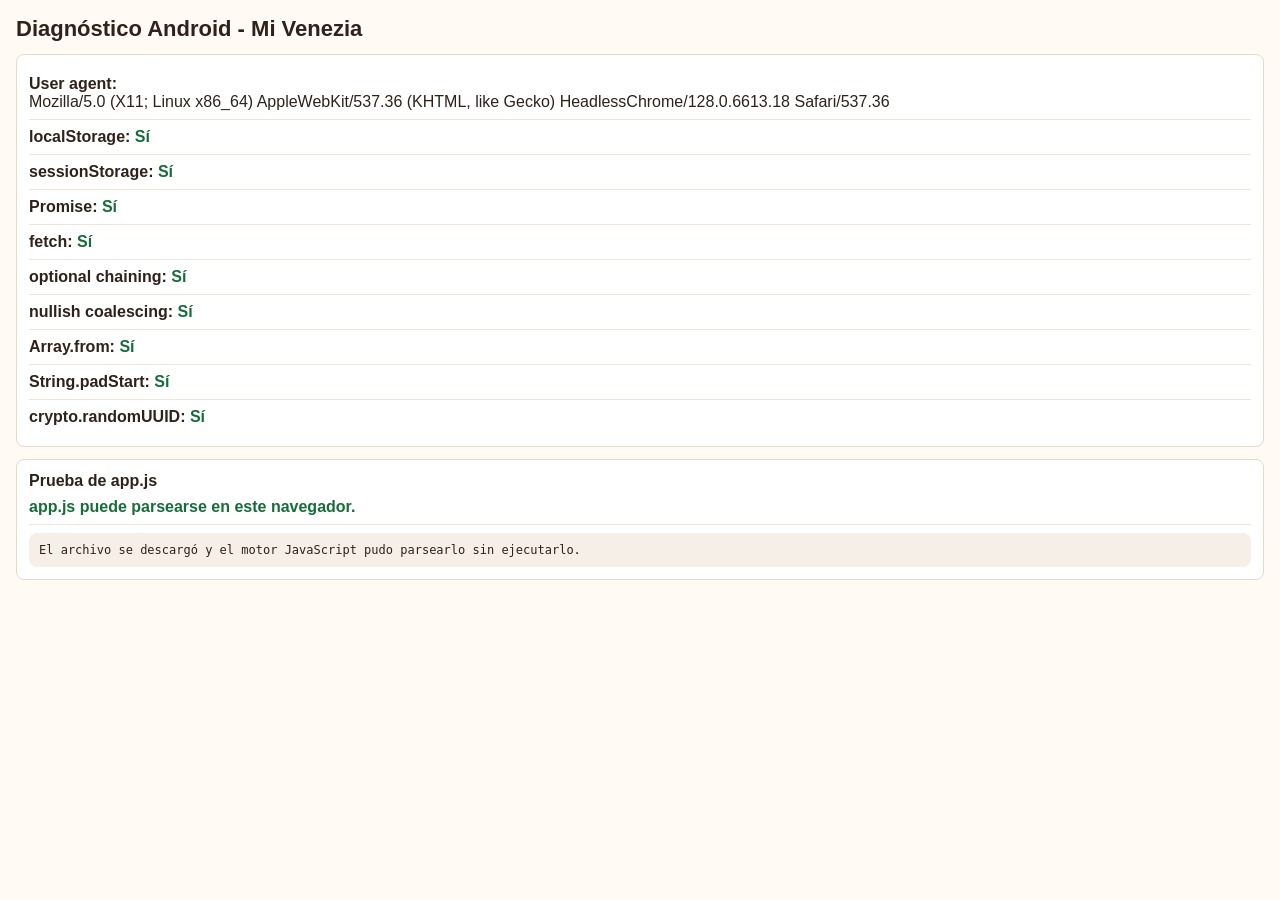
<file: android-diagnostic.html>
<!doctype html>
<html lang="es">
  <head>
    <meta charset="UTF-8" />
    <meta name="viewport" content="width=device-width, initial-scale=1.0" />
    <title>Diagnóstico Android - Mi Venezia</title>
    <style>
      body {
        margin: 0;
        padding: 16px;
        font-family: Arial, sans-serif;
        color: #2f211b;
        background: #fffaf3;
      }

      h1 {
        margin: 0 0 12px;
        font-size: 22px;
      }

      .card {
        margin: 0 0 12px;
        padding: 12px;
        border: 1px solid #ead9c7;
        border-radius: 8px;
        background: #ffffff;
      }

      .row {
        padding: 8px 0;
        border-bottom: 1px solid #f0e5da;
        word-break: break-word;
      }

      .row:last-child {
        border-bottom: 0;
      }

      .ok {
        color: #176c3a;
        font-weight: bold;
      }

      .bad {
        color: #a13a28;
        font-weight: bold;
      }

      .pending {
        color: #805b20;
        font-weight: bold;
      }

      pre {
        white-space: pre-wrap;
        word-break: break-word;
        margin: 8px 0 0;
        padding: 10px;
        border-radius: 8px;
        background: #f6efe7;
        font-size: 12px;
      }
    </style>
  </head>
  <body>
    <h1>Diagnóstico Android - Mi Venezia</h1>
    <div class="card" id="diagnosticResults"></div>
    <div class="card">
      <strong>Prueba de app.js</strong>
      <div id="appJsStatus" class="row"><span class="pending">Probando...</span></div>
      <pre id="appJsDetails"></pre>
    </div>

    <script>
      (function () {
        var results = document.getElementById("diagnosticResults");
        var appJsStatus = document.getElementById("appJsStatus");
        var appJsDetails = document.getElementById("appJsDetails");

        function escapeText(value) {
          return String(value == null ? "" : value).replace(/[&<>"']/g, function (character) {
            return {
              "&": "&amp;",
              "<": "&lt;",
              ">": "&gt;",
              '"': "&quot;",
              "'": "&#39;"
            }[character];
          });
        }

        function yesNo(value) {
          return value ? '<span class="ok">Sí</span>' : '<span class="bad">No</span>';
        }

        function testStorage(name) {
          try {
            var storage = window[name];
            var key = "__venezia_android_diag__";
            if (!storage) {
              return false;
            }
            storage.setItem(key, "1");
            storage.removeItem(key);
            return true;
          } catch (error) {
            return false;
          }
        }

        function testOptionalChainingSyntax() {
          try {
            new Function("var item = { value: 1 }; return item?.value;");
            return true;
          } catch (error) {
            return false;
          }
        }

        function testNullishSyntax() {
          try {
            new Function("var item = null; return item ?? 1;");
            return true;
          } catch (error) {
            return false;
          }
        }

        function renderBaseResults() {
          var html = "";
          html += '<div class="row"><strong>User agent:</strong><br>' + escapeText(navigator.userAgent) + "</div>";
          html += '<div class="row"><strong>localStorage:</strong> ' + yesNo(testStorage("localStorage")) + "</div>";
          html += '<div class="row"><strong>sessionStorage:</strong> ' + yesNo(testStorage("sessionStorage")) + "</div>";
          html += '<div class="row"><strong>Promise:</strong> ' + yesNo(typeof window.Promise === "function") + "</div>";
          html += '<div class="row"><strong>fetch:</strong> ' + yesNo(typeof window.fetch === "function") + "</div>";
          html += '<div class="row"><strong>optional chaining:</strong> ' + yesNo(testOptionalChainingSyntax()) + "</div>";
          html += '<div class="row"><strong>nullish coalescing:</strong> ' + yesNo(testNullishSyntax()) + "</div>";
          html += '<div class="row"><strong>Array.from:</strong> ' + yesNo(typeof Array.from === "function") + "</div>";
          html += '<div class="row"><strong>String.padStart:</strong> ' + yesNo(typeof String.prototype.padStart === "function") + "</div>";
          html += '<div class="row"><strong>crypto.randomUUID:</strong> ' + yesNo(!!(window.crypto && typeof window.crypto.randomUUID === "function")) + "</div>";
          results.innerHTML = html;
        }

        function setAppJsResult(ok, message, details) {
          appJsStatus.innerHTML = ok
            ? '<span class="ok">app.js puede parsearse en este navegador.</span>'
            : '<span class="bad">' + escapeText(message) + "</span>";
          appJsDetails.textContent = details || "";
        }

        function testAppJsSource(source) {
          try {
            new Function(source);
            setAppJsResult(true, "", "El archivo se descargó y el motor JavaScript pudo parsearlo sin ejecutarlo.");
          } catch (error) {
            setAppJsResult(false, "app.js no puede parsearse en este navegador.", String(error && (error.stack || error.message) || error));
          }
        }

        function loadAppJsForParseTest() {
          var xhr;
          try {
            xhr = new XMLHttpRequest();
          } catch (error) {
            setAppJsResult(false, "Este navegador no soporta XMLHttpRequest.", String(error && error.message || error));
            return;
          }

          xhr.onreadystatechange = function () {
            if (xhr.readyState !== 4) {
              return;
            }

            if ((xhr.status >= 200 && xhr.status < 300) || xhr.status === 0) {
              testAppJsSource(xhr.responseText || "");
            } else {
              setAppJsResult(false, "No se pudo descargar app.js.", "HTTP status: " + xhr.status);
            }
          };

          try {
            xhr.open("GET", "app.js?v=android-diagnostic-" + new Date().getTime(), true);
            xhr.send(null);
          } catch (error) {
            setAppJsResult(false, "No se pudo iniciar la prueba de app.js.", String(error && error.message || error));
          }
        }

        renderBaseResults();
        loadAppJsForParseTest();
      })();
    </script>
  </body>
</html>
</file>
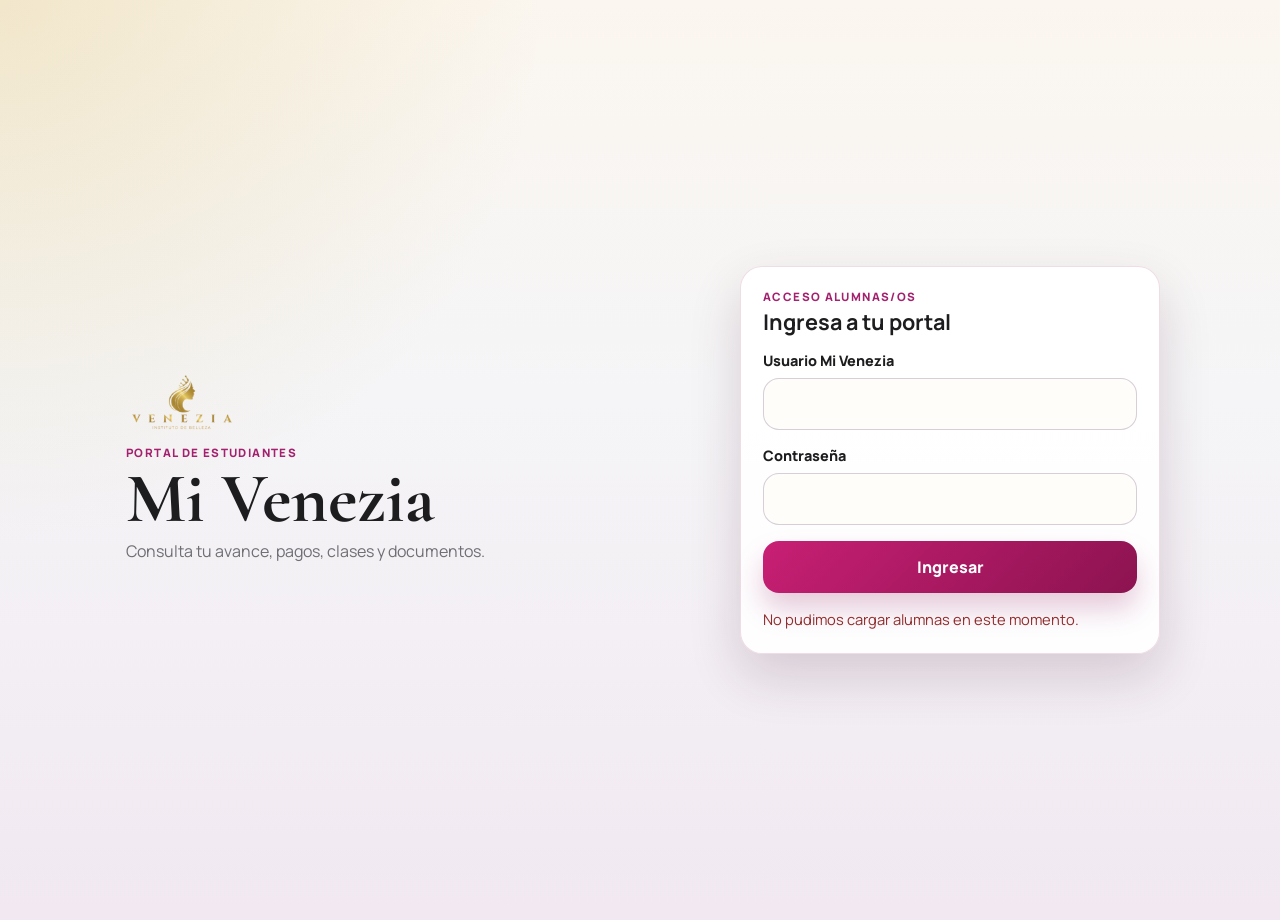
<file: mi-venezia-v2.html>
<!DOCTYPE html>
<html lang="es">
  <head>
    <meta charset="UTF-8" />
    <meta name="viewport" content="width=device-width, initial-scale=1.0, viewport-fit=cover" />
    <title>Mi Venezia | Portal de estudiantes</title>
    <link rel="preconnect" href="https://fonts.googleapis.com" />
    <link rel="preconnect" href="https://fonts.gstatic.com" crossorigin />
    <link
      href="https://fonts.googleapis.com/css2?family=Cormorant+Garamond:wght@600;700&family=Manrope:wght@400;500;600;700;800&display=swap"
      rel="stylesheet"
    />
    <link rel="stylesheet" href="mi-venezia-v2.css?v=20261111-mi-venezia-inicio-limpio" />
  </head>
  <body>
    <div class="mv2-app" id="mv2App">
      <section class="mv2-login-view" id="loginView" aria-label="Acceso Mi Venezia">
        <div class="mv2-login-brand">
          <img src="/images/logo-principal-sinfondo.png" alt="Instituto Venezia" class="mv2-logo" />
          <p>Portal de estudiantes</p>
          <h1>Mi Venezia</h1>
          <span>Consulta tu avance, pagos, clases y documentos.</span>
        </div>

        <form class="mv2-login-card" id="loginForm" novalidate>
          <div class="mv2-card-heading">
            <p>Acceso alumnas/os</p>
            <h2>Ingresa a tu portal</h2>
          </div>

          <label class="mv2-field">
            <span>Usuario Mi Venezia</span>
            <input id="loginUser" name="usuario" type="text" autocomplete="username" inputmode="text" required />
          </label>

          <label class="mv2-field">
            <span>Contraseña</span>
            <input id="loginPassword" name="password" type="password" autocomplete="current-password" required />
          </label>

          <button class="mv2-primary-btn" id="loginButton" type="submit">Ingresar</button>
          <p class="mv2-feedback" id="loginFeedback" role="status" aria-live="polite">Preparando acceso seguro...</p>

          <div class="mv2-error-box" id="runtimeErrorBox" role="alert" hidden></div>
        </form>
      </section>

      <section class="mv2-login-view" id="courseSelectView" hidden aria-label="Selecciona tu curso">
        <div class="mv2-login-brand">
          <img src="/images/logo-principal-sinfondo.png" alt="Instituto Venezia" class="mv2-logo" />
          <p>Llevas más de un curso</p>
          <h1>Elige tu curso</h1>
          <span>Selecciona el curso que quieres consultar en este momento.</span>
        </div>

        <div class="mv2-login-card">
          <div class="mv2-card-heading">
            <p>Acceso alumnas/os</p>
            <h2>¿A cuál portal quieres entrar?</h2>
          </div>

          <div class="mv2-course-select-list" id="courseSelectList"></div>

          <button class="mv2-ghost-btn" id="courseSelectBackButton" type="button">Usar otro usuario</button>
        </div>
      </section>

      <section class="mv2-dashboard-view" id="dashboardView" hidden aria-label="Mi Venezia">
        <header class="mv2-dashboard-header">
          <p class="mv2-eyebrow mv2-brand-title">Mi Venezia</p>
          <button class="mv2-ghost-btn" id="logoutButton" type="button">Salir</button>
        </header>

        <!-- Tarjeta de la alumna: siempre visible, en la entrada y en cada sección (CEO, 11/nov/2026). -->
        <section class="mv2-hero-card" id="heroSummary" aria-live="polite">
          <div class="mv2-hero-copy">
            <p id="heroGreeting">Hola</p>
            <h2 id="heroWelcome">Bienvenida a Mi Venezia</h2>
            <span id="heroDetails">Estamos preparando tu información.</span>
            <span class="mv2-hero-start" id="heroStartDate" hidden></span>
            <span class="mv2-hero-notice" id="heroNotice" hidden></span>
          </div>
          <span class="mv2-hero-status is-active" id="heroStatus">Estado: Activa</span>
        </section>

        <!-- Pantalla de entrada: recordatorio de pago, bono y menú. Se esconde al abrir una sección. -->
        <section class="mv2-home" id="homeView">
          <section class="mv2-payment-reminder-slot" id="paymentReminder" aria-live="polite" hidden></section>
          <section class="mv2-referral-slot" id="referralCard" aria-live="polite" hidden></section>
          <nav class="mv2-home-menu" id="tabsNav" aria-label="Secciones de Mi Venezia">
            <button class="mv2-menu-btn" type="button" data-tab="pagos"><strong>Pagos</strong><span>Calendario de pagos</span></button>
            <button class="mv2-menu-btn" type="button" data-tab="asistencias"><strong>Clases</strong><span>Línea de tiempo</span></button>
            <button class="mv2-menu-btn" type="button" data-tab="documentos"><strong>Documentos</strong><span>Tu expediente</span></button>
            <button class="mv2-menu-btn" type="button" data-tab="material"><strong>Lista de material</strong><span>Higiene y uso personal</span></button>
          </nav>
        </section>

        <main class="mv2-panels" id="panelsView" hidden>
          <button class="mv2-back-btn" type="button" data-home-action="back">&larr; Volver al inicio</button>
          <section class="mv2-panel" data-panel="pagos" id="panelPagos"></section>
          <section class="mv2-panel" data-panel="asistencias" id="panelAsistencias"></section>
          <section class="mv2-panel" data-panel="documentos" id="panelDocumentos"></section>
          <section class="mv2-panel" data-panel="material" id="panelMaterial"></section>
        </main>
      </section>

      <aside class="mv2-debug-panel" id="debugPanel" hidden>
        <strong>Debug Mi Venezia V2</strong>
        <pre id="debugLog">Iniciando debug...</pre>
      </aside>
    </div>

    <noscript>
      <div class="mv2-noscript">
        Mi Venezia necesita JavaScript para validar tu acceso. Intenta abrirlo en Chrome, Safari o el navegador principal de tu celular.
      </div>
    </noscript>

    <script src="mi-venezia-v2.js?v=20261124-documentos-finales"></script>
  </body>
</html>
</file>
<file: mi-venezia-v2.css>
:root {
  --mv2-bg: #f5f5f7;
  --mv2-bg-soft: #fffaf4;
  --mv2-ink: #1d1d1f;
  --mv2-muted: #6e6e73;
  /* Paleta por default (alumnas): gris/fucsia/rosita. Alumnos (mv2-theme-hombre,
     aplicado por JS según el género del expediente) restauran el verde/dorado original. */
  --mv2-purple: #c81f74;
  --mv2-purple-soft: #8c1350;
  --mv2-gold: #f0a0c4;
  --mv2-gold-soft: #fdeef4;
  --mv2-accent-soft: #fbe4ef;
  --mv2-card: #ffffff;
  --mv2-border: rgba(140, 19, 80, 0.14);
  --mv2-shadow: 0 22px 52px rgba(60, 10, 40, 0.16);
  --mv2-radius: 22px;
  --mv2-hero-grad: linear-gradient(135deg, rgba(200, 31, 116, 0.96) 0%, rgba(140, 19, 80, 0.94) 58%, rgba(240, 160, 196, 0.88) 100%);
  /* Recomendación ($200): color anterior (morado/dorado), fijo a propósito y a petición
     de Ismael — no sigue la paleta fucsia/rosita del resto del portal porque se veía
     demasiado saturado de rosa. Coincide con el valor que ya usa mv2-theme-hombre. */
  --mv2-referral-grad: linear-gradient(135deg, rgba(75, 37, 95, 0.92) 0%, rgba(160, 42, 119, 0.86) 48%, rgba(201, 162, 39, 0.9) 100%);
  --mv2-referral-grad-discreet: linear-gradient(135deg, rgba(75, 37, 95, 0.84) 0%, rgba(108, 55, 121, 0.78) 55%, rgba(201, 162, 39, 0.72) 100%);
  --mv2-referral-shadow: 0 24px 58px rgba(75, 37, 95, 0.22);
  --mv2-focus-ring: rgba(200, 31, 116, 0.16);
  --mv2-label-accent: #a3216e;
  --mv2-btn-shadow: rgba(140, 19, 80, 0.22);
  /* Texto de encabezados/valores: ink neutro en alumnas; en alumnos (abajo) se
     restaura exactamente el verde de marca que usaban antes estos mismos textos. */
  --mv2-heading-text: #1d1d1f;
  --mv2-tab-text: #6e6e73;
}

/* Alumnos: restaura el diseño verde/dorado original. La clase la agrega
   mi-venezia-v2.js (applyGenderTheme) cuando el expediente tiene Género = Hombre. */
body.mv2-theme-hombre {
  --mv2-bg: #f7f1ea;
  --mv2-ink: #261a2f;
  --mv2-muted: #776a7f;
  --mv2-purple: #163c3a;
  --mv2-purple-soft: #0d2624;
  --mv2-gold: #c9a227;
  --mv2-gold-soft: #f5e6b7;
  --mv2-accent-soft: #f4ecdf;
  --mv2-border: rgba(16, 60, 58, 0.16);
  --mv2-shadow: 0 22px 52px rgba(10, 40, 38, 0.16);
  --mv2-hero-grad: linear-gradient(135deg, rgba(75, 37, 95, 0.96) 0%, rgba(48, 23, 63, 0.94) 58%, rgba(201, 162, 39, 0.88) 100%);
  --mv2-referral-grad: linear-gradient(135deg, rgba(75, 37, 95, 0.92) 0%, rgba(160, 42, 119, 0.86) 48%, rgba(201, 162, 39, 0.9) 100%);
  --mv2-referral-grad-discreet: linear-gradient(135deg, rgba(75, 37, 95, 0.84) 0%, rgba(108, 55, 121, 0.78) 55%, rgba(201, 162, 39, 0.72) 100%);
  --mv2-referral-shadow: 0 24px 58px rgba(75, 37, 95, 0.22);
  --mv2-focus-ring: rgba(201, 162, 39, 0.16);
  --mv2-label-accent: #c9a227;
  --mv2-btn-shadow: rgba(75, 37, 95, 0.22);
  --mv2-heading-text: #163c3a;
  --mv2-tab-text: #163c3a;
}

* {
  box-sizing: border-box;
}

html,
body {
  min-height: 100%;
  margin: 0;
}

body {
  background:
    radial-gradient(circle at top left, rgba(201, 162, 39, 0.18), transparent 34rem),
    linear-gradient(180deg, #fbf6ef 0%, var(--mv2-bg) 42%, #f1e8f1 100%);
  color: var(--mv2-ink);
  font-family: "Manrope", Arial, sans-serif;
  font-size: 16px;
  letter-spacing: 0;
}

button,
input {
  font: inherit;
}

button {
  -webkit-tap-highlight-color: transparent;
}

.mv2-app {
  width: 100%;
  min-height: 100vh;
  padding: 18px;
}

.mv2-login-view {
  min-height: calc(100vh - 36px);
  display: grid;
  align-content: center;
  gap: 18px;
  max-width: 560px;
  margin: 0 auto;
}

.mv2-login-brand {
  padding: 18px 6px 4px;
}

.mv2-logo {
  display: block;
  width: 112px;
  max-width: 42vw;
  height: auto;
  margin-bottom: 10px;
}

.mv2-login-brand p,
.mv2-eyebrow,
.mv2-card-heading p {
  margin: 0 0 6px;
  color: var(--mv2-label-accent);
  font-size: 0.72rem;
  font-weight: 800;
  letter-spacing: 0.12em;
  text-transform: uppercase;
}

.mv2-login-brand h1,
.mv2-dashboard-header h1 {
  margin: 0;
  font-family: "Cormorant Garamond", Georgia, serif;
  font-size: clamp(2.35rem, 11vw, 4.4rem);
  line-height: 0.95;
  color: var(--mv2-heading-text);
}

.mv2-login-brand span,
.mv2-dashboard-header span,
.mv2-hero-copy span {
  display: block;
  margin-top: 8px;
  color: var(--mv2-muted);
  line-height: 1.45;
}

.mv2-login-card,
.mv2-hero-card,
.mv2-panel,
.mv2-stat-card,
.mv2-debug-panel {
  border: 1px solid var(--mv2-border);
  background: rgba(255, 255, 255, 0.92);
  box-shadow: var(--mv2-shadow);
}

.mv2-login-card {
  display: grid;
  gap: 16px;
  padding: 22px;
  border-radius: var(--mv2-radius);
}

.mv2-card-heading h2,
.mv2-panel h2 {
  margin: 0;
  color: var(--mv2-heading-text);
  font-size: 1.35rem;
  line-height: 1.15;
}

.mv2-field {
  display: grid;
  gap: 8px;
}

.mv2-field span {
  color: var(--mv2-ink);
  font-size: 0.9rem;
  font-weight: 800;
}

.mv2-field input {
  width: 100%;
  min-height: 52px;
  border: 1px solid rgba(75, 37, 95, 0.22);
  border-radius: 16px;
  background: #fffdfa;
  color: var(--mv2-ink);
  padding: 0 14px;
  outline: none;
}

.mv2-field input:focus {
  border-color: var(--mv2-purple);
  box-shadow: 0 0 0 4px var(--mv2-focus-ring);
}

.mv2-primary-btn,
.mv2-ghost-btn,
.mv2-whatsapp-btn {
  min-height: 52px;
  border: 0;
  border-radius: 16px;
  cursor: pointer;
  font-weight: 900;
  text-decoration: none;
}

.mv2-primary-btn,
.mv2-whatsapp-btn {
  display: inline-flex;
  align-items: center;
  justify-content: center;
  width: 100%;
  background: linear-gradient(135deg, var(--mv2-purple) 0%, var(--mv2-purple-soft) 100%);
  color: #fff;
  box-shadow: 0 16px 28px var(--mv2-btn-shadow);
}

.mv2-primary-btn:disabled {
  cursor: wait;
  opacity: 0.72;
}

.mv2-ghost-btn {
  padding: 0 16px;
  border: 1px solid rgba(75, 37, 95, 0.18);
  background: #fffaf4;
  color: var(--mv2-heading-text);
}

.mv2-feedback {
  min-height: 22px;
  margin: 0;
  color: var(--mv2-muted);
  font-size: 0.92rem;
  line-height: 1.4;
}

.mv2-feedback[data-tone="error"],
.mv2-error-box {
  color: #8f2d2d;
}

.mv2-error-box,
.mv2-noscript {
  border: 1px solid rgba(143, 45, 45, 0.22);
  border-radius: 16px;
  background: #fff4f1;
  padding: 12px;
  line-height: 1.45;
}

.mv2-error-box strong,
.mv2-error-box span {
  display: block;
}

.mv2-error-box span {
  margin-top: 4px;
}

.mv2-dashboard-view {
  display: block;
  max-width: 1120px;
  margin: 0 auto;
  padding-bottom: 36px;
}

.mv2-dashboard-view[hidden],
.mv2-login-view[hidden] {
  display: none;
}

.mv2-dashboard-header {
  display: flex;
  align-items: flex-start;
  justify-content: space-between;
  gap: 14px;
  padding: 12px 0 18px;
}

.mv2-dashboard-header h1 {
  font-size: clamp(2rem, 8vw, 3.6rem);
}

.mv2-hero-card {
  display: grid;
  gap: 16px;
  padding: 20px;
  border-radius: 26px;
  background: var(--mv2-hero-grad);
  color: #fff;
}

.mv2-hero-copy p {
  margin: 0 0 5px;
  color: var(--mv2-gold-soft);
  font-weight: 800;
}

.mv2-hero-copy h2 {
  margin: 0;
  font-size: clamp(1.7rem, 8vw, 3rem);
  line-height: 1.04;
}

.mv2-hero-copy span {
  color: rgba(255, 255, 255, 0.78);
}

.mv2-doc-badge {
  align-self: start;
  width: 100%;
  border: 1px solid rgba(255, 255, 255, 0.2);
  border-radius: 16px;
  background: rgba(255, 255, 255, 0.12);
  padding: 12px;
  color: #fff;
  font-size: 0.92rem;
  font-weight: 900;
}

.mv2-status-badge {
  display: inline-flex;
  align-items: center;
  justify-content: center;
  border-radius: 999px;
  padding: 9px 12px;
  font-size: 0.82rem;
  font-weight: 900;
  line-height: 1.2;
}

.mv2-doc-badge.mv2-status-badge {
  border-radius: 16px;
  padding: 12px;
}

.mv2-status-active {
  border-color: rgba(21, 128, 61, 0.24);
  background: rgba(220, 252, 231, 0.92);
  color: #14532d;
}

.mv2-status-paused {
  border-color: rgba(201, 162, 39, 0.34);
  background: #fff7d6;
  color: #6f4f00;
}

.mv2-status-withdrawn {
  border-color: rgba(143, 45, 45, 0.22);
  background: #fff4f1;
  color: #8f2d2d;
}

.mv2-status-completed {
  border-color: rgba(75, 37, 95, 0.2);
  background: #f1e7f7;
  color: var(--mv2-purple);
}

.mv2-status-unavailable {
  border-color: rgba(68, 64, 60, 0.22);
  background: #f5f5f4;
  color: #44403c;
}

.mv2-course-select-list {
  display: grid;
  gap: 12px;
}

.mv2-course-option-btn {
  display: grid;
  gap: 6px;
  justify-items: start;
  width: 100%;
  border: 1px solid rgba(75, 37, 95, 0.18);
  border-radius: 16px;
  background: #fffaf4;
  padding: 16px;
  cursor: pointer;
  text-align: left;
}

.mv2-course-option-btn:hover,
.mv2-course-option-btn:focus-visible {
  border-color: var(--mv2-purple);
  box-shadow: 0 0 0 4px var(--mv2-focus-ring);
}

.mv2-course-option-name {
  font-family: "Cormorant Garamond", Georgia, serif;
  font-size: 1.5rem;
  font-weight: 700;
  color: var(--mv2-heading-text);
}

.mv2-course-option-meta {
  color: var(--mv2-muted);
  font-size: 0.9rem;
}

.mv2-status-notice {
  margin: 0 0 14px;
  border: 1px solid rgba(75, 37, 95, 0.14);
  border-radius: 16px;
  padding: 13px;
  font-weight: 800;
  line-height: 1.45;
}

.mv2-late-fee-alert {
  display: grid;
  grid-template-columns: auto minmax(0, 1fr);
  gap: 12px;
  align-items: flex-start;
  margin: 0 0 14px;
  border: 1px solid rgba(185, 28, 28, 0.42);
  border-left: 5px solid #dc2626;
  border-radius: 16px;
  background:
    linear-gradient(135deg, rgba(255, 237, 213, 0.98), rgba(255, 228, 230, 0.94));
  box-shadow: 0 12px 28px rgba(185, 28, 28, 0.16);
  padding: 13px;
}

.mv2-late-fee-alert-icon {
  display: inline-flex;
  align-items: center;
  justify-content: center;
  width: 34px;
  height: 34px;
  border-radius: 999px;
  background: #fee2e2;
  color: #991b1b;
  box-shadow: inset 0 0 0 1px rgba(220, 38, 38, 0.36);
  font-size: 1.02rem;
  line-height: 1;
}

.mv2-late-fee-alert-copy strong {
  display: block;
  color: #7f1d1d;
  font-size: 1rem;
  line-height: 1.25;
}

.mv2-late-fee-alert-copy p {
  margin: 5px 0 0;
  color: #6b2417;
  line-height: 1.45;
}

.mv2-late-fee-alert.is-active {
  border-color: #b91c1c;
  background: linear-gradient(135deg, rgba(254, 202, 202, 0.98), rgba(254, 226, 226, 0.96));
  box-shadow: 0 14px 32px rgba(185, 28, 28, 0.24);
}

.mv2-late-fee-alert.is-active .mv2-late-fee-alert-icon {
  background: #dc2626;
  color: #fff;
  box-shadow: none;
}

.mv2-referral-slot {
  margin: 14px 0;
}

.mv2-referral-card {
  position: relative;
  overflow: hidden;
  display: grid;
  gap: 16px;
  border: 1px solid rgba(255, 255, 255, 0.48);
  border-radius: 24px;
  background: var(--mv2-referral-grad);
  box-shadow: var(--mv2-referral-shadow);
  color: #fff;
  padding: 18px;
}

.mv2-referral-card::before {
  content: "";
  position: absolute;
  inset: 1px;
  border-radius: 23px;
  background: linear-gradient(135deg, rgba(255, 255, 255, 0.24), rgba(255, 255, 255, 0.05));
  pointer-events: none;
}

.mv2-referral-card.is-discreet {
  background: var(--mv2-referral-grad-discreet);
}

.mv2-referral-copy,
.mv2-referral-button {
  position: relative;
  z-index: 1;
}

.mv2-referral-badge {
  display: inline-flex;
  width: fit-content;
  border: 1px solid rgba(255, 255, 255, 0.34);
  border-radius: 999px;
  background: rgba(255, 255, 255, 0.17);
  color: #fff8dc;
  padding: 7px 10px;
  font-size: 0.74rem;
  font-weight: 900;
  text-transform: uppercase;
}

.mv2-referral-card h2 {
  margin: 12px 0 0;
  color: #fff;
  font-size: clamp(1.45rem, 7vw, 2.35rem);
  line-height: 1;
}

.mv2-referral-card p {
  max-width: 720px;
  margin: 10px 0 0;
  color: rgba(255, 255, 255, 0.88);
  font-weight: 700;
  line-height: 1.45;
}

.mv2-referral-steps {
  position: relative;
  z-index: 1;
  max-width: 720px;
  margin: 12px 0 0;
  padding-left: 20px;
  display: grid;
  gap: 6px;
  color: rgba(255, 255, 255, 0.92);
  font-size: 0.86rem;
  font-weight: 600;
  line-height: 1.4;
}

.mv2-referral-steps li::marker {
  color: #fff8dc;
  font-weight: 900;
}

.mv2-referral-card small {
  display: block;
  margin-top: 10px;
  color: rgba(255, 255, 255, 0.72);
  line-height: 1.35;
}

.mv2-referral-button {
  display: inline-flex;
  align-items: center;
  justify-content: center;
  width: 100%;
  min-height: 52px;
  border-radius: 16px;
  background: #fffaf4;
  color: var(--mv2-purple);
  box-shadow: 0 18px 30px rgba(38, 26, 47, 0.22);
  font-weight: 900;
  text-align: center;
  text-decoration: none;
}

.mv2-document-alert,
.mv2-document-summary-card {
  display: grid;
  gap: 12px;
  border: 1px solid rgba(75, 37, 95, 0.12);
  border-radius: 18px;
  padding: 14px;
  margin-bottom: 14px;
  background: #fffdf9;
}

.mv2-document-alert span,
.mv2-document-summary-card span {
  color: var(--mv2-muted);
  font-size: 0.74rem;
  font-weight: 900;
  text-transform: uppercase;
}

.mv2-document-alert strong,
.mv2-document-summary-card strong {
  display: block;
  margin-top: 4px;
  color: var(--mv2-heading-text);
  font-size: 1.05rem;
  line-height: 1.25;
}

.mv2-document-alert p,
.mv2-document-summary-card p,
.mv2-document-download-note {
  margin: 6px 0 0;
  color: var(--mv2-muted);
  line-height: 1.45;
}

.mv2-document-alert.is-pending,
.mv2-document-status-partial,
.mv2-document-status-incomplete {
  border-color: rgba(201, 162, 39, 0.28);
  background: #fff9e7;
}

.mv2-document-alert.is-complete,
.mv2-document-status-complete {
  border-color: rgba(21, 128, 61, 0.18);
  background: #f0fdf4;
}

.mv2-inline-action {
  width: 100%;
  min-height: 44px;
  border: 0;
  border-radius: 14px;
  background: var(--mv2-purple);
  color: #fff;
  cursor: pointer;
  font-weight: 900;
}

.mv2-timeline-summary {
  display: grid;
  grid-template-columns: 1fr;
  gap: 10px;
  margin-bottom: 16px;
}

.mv2-timeline-metric {
  border: 1px solid rgba(75, 37, 95, 0.1);
  border-radius: 17px;
  background:
    linear-gradient(180deg, rgba(255, 253, 249, 0.96), rgba(255, 248, 238, 0.88));
  padding: 13px;
}

.mv2-timeline-metric span,
.mv2-timeline-type {
  display: block;
  color: var(--mv2-muted);
  font-size: 0.74rem;
  font-weight: 900;
  text-transform: uppercase;
}

.mv2-timeline-metric strong {
  display: block;
  margin-top: 6px;
  color: var(--mv2-heading-text);
  font-size: 1.08rem;
  line-height: 1.22;
}

.mv2-timeline-metric small {
  display: block;
  margin-top: 5px;
  color: var(--mv2-muted);
  line-height: 1.35;
}

.mv2-timeline {
  position: relative;
  display: grid;
  gap: 14px;
  margin-top: 10px;
}

.mv2-timeline::before {
  content: "";
  position: absolute;
  top: 16px;
  bottom: 16px;
  left: 13px;
  width: 2px;
  border-radius: 999px;
  background: linear-gradient(180deg, var(--mv2-gold), rgba(75, 37, 95, 0.14));
}

.mv2-timeline-item {
  position: relative;
  display: grid;
  grid-template-columns: 28px minmax(0, 1fr);
  gap: 10px;
}

.mv2-timeline-marker {
  position: relative;
  z-index: 1;
  width: 28px;
  height: 28px;
  border: 3px solid #fff;
  border-radius: 999px;
  background: #d7d3db;
  box-shadow: 0 10px 18px rgba(38, 26, 47, 0.14);
}

.mv2-timeline-card {
  border: 1px solid rgba(75, 37, 95, 0.11);
  border-radius: 18px;
  background: rgba(255, 255, 255, 0.9);
  box-shadow: 0 16px 36px rgba(75, 37, 95, 0.1);
  padding: 14px;
}

.mv2-timeline-card-head {
  display: flex;
  align-items: center;
  justify-content: space-between;
  gap: 8px;
  margin-bottom: 9px;
}

/* Título corto del temario ("qué se ve en esta clase"), chiquito, justo
   debajo del número de clase. Solo título, sin descripción ni mes. */
.mv2-timeline-topic {
  display: block;
  margin: -4px 0 9px;
  color: var(--mv2-muted);
  font-size: 0.82rem;
  font-weight: 600;
  line-height: 1.32;
}

.mv2-timeline-card strong {
  display: block;
  color: var(--mv2-ink);
  font-size: 1.02rem;
  line-height: 1.28;
}

.mv2-timeline-badge {
  flex: 0 0 auto;
  border-radius: 999px;
  background: var(--mv2-accent-soft);
  color: var(--mv2-purple);
  padding: 6px 9px;
  font-size: 0.74rem;
  font-weight: 900;
}

.mv2-timeline-meta {
  display: grid;
  gap: 7px;
  margin-top: 10px;
}

.mv2-timeline-meta small {
  display: flex;
  justify-content: space-between;
  gap: 10px;
  border-top: 1px solid rgba(75, 37, 95, 0.08);
  padding-top: 7px;
  color: var(--mv2-muted);
  line-height: 1.35;
}

.mv2-timeline-meta small span {
  color: var(--mv2-heading-text);
  font-weight: 900;
}

.mv2-timeline-item.is-paid .mv2-timeline-marker,
.mv2-timeline-item.is-attended .mv2-timeline-marker {
  background: linear-gradient(135deg, #15803d, var(--mv2-gold));
}

.mv2-timeline-item.is-paid .mv2-timeline-badge,
.mv2-timeline-item.is-attended .mv2-timeline-badge {
  background: #dcfce7;
  color: #14532d;
}

.mv2-timeline-item.is-pending .mv2-timeline-marker,
.mv2-timeline-item.is-recovery .mv2-timeline-marker {
  /* Morado fijo a propósito: es un color de estado (pendiente/recuperación), no de marca. */
  background: linear-gradient(135deg, #4b255f, #a02a77);
}

.mv2-timeline-item.is-pending .mv2-timeline-badge {
  background: #fff7d6;
  color: #6f4f00;
}

.mv2-timeline-item.is-recovery .mv2-timeline-badge,
.mv2-timeline-item.is-permit .mv2-timeline-badge {
  background: #efe7ff;
  color: #4b255f;
}

.mv2-timeline-item.is-absence .mv2-timeline-marker {
  background: #c24141;
}

.mv2-timeline-item.is-absence .mv2-timeline-badge {
  background: #fff4f1;
  color: #8f2d2d;
}

.mv2-timeline-item.is-na .mv2-timeline-marker,
.mv2-timeline-item.is-unknown .mv2-timeline-marker,
.mv2-timeline-item.is-pending:not(.is-recovery) .mv2-timeline-marker {
  box-shadow: 0 10px 18px rgba(38, 26, 47, 0.1);
}

.mv2-timeline-item.is-na .mv2-timeline-badge,
.mv2-timeline-item.is-unknown .mv2-timeline-badge {
  background: #f5f5f4;
  color: #57534e;
}

/* Clase ya calendarizada (fecha esperada del curso) pero todavía sin asistencia
   marcada: neutro/gris a propósito, sin dar impresión de alerta o falta. */
.mv2-timeline-item.is-scheduled .mv2-timeline-marker {
  background: #d7d3db;
  box-shadow: 0 10px 18px rgba(38, 26, 47, 0.1);
}

.mv2-timeline-item.is-scheduled .mv2-timeline-badge {
  background: #f5f5f4;
  color: #57534e;
}

.mv2-payment-calendar {
  display: grid;
  grid-template-columns: 1fr;
  gap: 10px;
  margin-top: 10px;
}

.mv2-payment-calendar-card {
  border: 1px solid rgba(75, 37, 95, 0.12);
  border-left: 5px solid var(--mv2-purple);
  border-radius: 16px;
  background: #fffdf9;
  box-shadow: 0 12px 28px rgba(75, 37, 95, 0.08);
  padding: 13px;
}

.mv2-payment-calendar-head {
  display: flex;
  align-items: flex-start;
  justify-content: space-between;
  gap: 10px;
}

.mv2-payment-calendar-head strong {
  color: var(--mv2-ink);
  line-height: 1.25;
}

.mv2-payment-calendar-badge {
  flex: 0 0 auto;
  border-radius: 999px;
  background: #fff7d6;
  color: #6f4f00;
  padding: 6px 9px;
  font-size: 0.74rem;
  font-weight: 900;
}

.mv2-payment-calendar-meta {
  display: grid;
  gap: 7px;
  margin-top: 10px;
}

.mv2-payment-calendar-meta small {
  display: flex;
  justify-content: space-between;
  gap: 10px;
  border-top: 1px solid rgba(75, 37, 95, 0.08);
  padding-top: 7px;
  color: var(--mv2-muted);
  line-height: 1.35;
}

.mv2-payment-calendar-meta small span {
  color: var(--mv2-heading-text);
  font-weight: 900;
}

.mv2-payment-calendar-card.is-paid {
  border-left-color: #15803d;
  background: #fbfefc;
}

.mv2-payment-calendar-card.is-paid .mv2-payment-calendar-badge {
  background: #dcfce7;
  color: #14532d;
}

.mv2-payment-calendar-card.is-na {
  border-left-color: #a8a29e;
  background: #fafaf9;
}

.mv2-payment-calendar-card.is-na .mv2-payment-calendar-badge {
  background: #f5f5f4;
  color: #57534e;
}

.mv2-payment-calendar-card.is-partial {
  border-left-color: #b45309;
  background: #fffaf0;
}

.mv2-payment-calendar-card.is-partial .mv2-payment-calendar-badge {
  background: #fef3c7;
  color: #92400e;
}

.mv2-stats-grid {
  display: grid;
  grid-template-columns: repeat(2, minmax(0, 1fr));
  gap: 12px;
  margin: 14px 0;
}

.mv2-stat-card {
  min-height: 108px;
  border-radius: 18px;
  padding: 14px;
}

.mv2-stat-card span {
  display: block;
  color: var(--mv2-muted);
  font-size: 0.76rem;
  font-weight: 900;
  text-transform: uppercase;
}

.mv2-stat-card strong {
  display: block;
  margin-top: 8px;
  color: var(--mv2-heading-text);
  font-size: 1.1rem;
  line-height: 1.2;
}

.mv2-stat-card small {
  display: block;
  margin-top: 5px;
  color: var(--mv2-muted);
  line-height: 1.35;
}

.mv2-tabs {
  display: flex;
  gap: 8px;
  overflow-x: auto;
  padding: 2px 0 12px;
  margin: 2px -2px 0;
  -webkit-overflow-scrolling: touch;
}

.mv2-tab {
  flex: 0 0 auto;
  min-width: 88px;
  min-height: 44px;
  border: 1px solid rgba(75, 37, 95, 0.14);
  border-radius: 999px;
  background: #fffdf9;
  color: var(--mv2-tab-text);
  cursor: pointer;
  font-size: 0.88rem;
  font-weight: 900;
}

.mv2-tab.is-active {
  background: var(--mv2-purple);
  color: #fff;
  border-color: var(--mv2-purple);
}

.mv2-panels {
  display: block;
}

.mv2-panel {
  display: none;
  border-radius: 22px;
  padding: 18px;
}

.mv2-panel.is-active {
  display: block;
}

.mv2-panel-header {
  margin-bottom: 14px;
}

.mv2-panel-header p {
  margin: 8px 0 0;
  color: var(--mv2-muted);
  line-height: 1.45;
}

.mv2-info-grid,
.mv2-list,
.mv2-payment-list,
.mv2-doc-list {
  display: grid;
  gap: 10px;
}

.mv2-info-grid {
  grid-template-columns: 1fr;
}

.mv2-info-item,
.mv2-list-item,
.mv2-payment-item,
.mv2-doc-item,
.mv2-empty {
  border: 1px solid rgba(75, 37, 95, 0.11);
  border-radius: 16px;
  background: #fffdf9;
  padding: 13px;
}

.mv2-info-item span,
.mv2-list-item span,
.mv2-payment-item span,
.mv2-doc-item span {
  display: block;
  color: var(--mv2-muted);
  font-size: 0.78rem;
  font-weight: 900;
  text-transform: uppercase;
}

.mv2-info-item strong,
.mv2-list-item strong,
.mv2-payment-item strong,
.mv2-doc-item strong {
  display: block;
  margin-top: 5px;
  color: var(--mv2-ink);
  line-height: 1.32;
}

.mv2-payment-item small,
.mv2-list-item small,
.mv2-doc-item small,
.mv2-empty {
  display: block;
  margin-top: 6px;
  color: var(--mv2-muted);
  line-height: 1.45;
}

.mv2-pill-row {
  display: flex;
  flex-wrap: wrap;
  gap: 8px;
  margin-top: 12px;
}

.mv2-pill {
  border-radius: 999px;
  background: var(--mv2-accent-soft);
  color: var(--mv2-purple);
  padding: 8px 10px;
  font-size: 0.82rem;
  font-weight: 900;
}

.mv2-official-doc {
  position: relative;
  padding-left: 48px;
}

.mv2-official-doc::before {
  position: absolute;
  left: 14px;
  top: 14px;
  display: inline-flex;
  align-items: center;
  justify-content: center;
  width: 24px;
  height: 24px;
  border-radius: 999px;
  font-size: 0.9rem;
  font-weight: 900;
}

.mv2-official-doc.is-delivered {
  border-color: rgba(21, 128, 61, 0.16);
  background: #f0fdf4;
}

.mv2-official-doc.is-delivered::before {
  content: "✓";
  background: #15803d;
  color: #fff;
}

.mv2-official-doc.is-missing {
  border-color: rgba(201, 162, 39, 0.26);
  background: #fff8df;
}

.mv2-official-doc.is-missing::before {
  content: "!";
  /* Ámbar fijo a propósito: es un color de estado (documento pendiente), no de marca. */
  background: #c9a227;
  color: #3b2f05;
}

.mv2-document-downloads {
  display: grid;
  gap: 10px;
}

.mv2-download-link {
  display: inline-flex;
  align-items: center;
  justify-content: center;
  min-height: 48px;
  border: 1px solid rgba(75, 37, 95, 0.14);
  border-radius: 14px;
  background: #fffdf9;
  color: var(--mv2-purple);
  font-weight: 900;
  text-align: center;
  text-decoration: none;
}

.mv2-section-block {
  margin-top: 16px;
}

.mv2-section-block h3 {
  margin: 0 0 10px;
  color: var(--mv2-purple);
  font-size: 1rem;
}

.mv2-whatsapp-btn {
  margin-top: 12px;
  background: linear-gradient(135deg, #15803d 0%, #0f5f2c 100%);
}

.mv2-debug-panel {
  position: fixed;
  left: 10px;
  right: 10px;
  bottom: 10px;
  z-index: 50;
  max-height: 42vh;
  overflow: auto;
  border-radius: 18px;
  padding: 12px;
}

.mv2-debug-panel strong {
  display: block;
  margin-bottom: 8px;
  color: var(--mv2-purple);
}

.mv2-debug-panel pre {
  margin: 0;
  white-space: pre-wrap;
  color: #3c3042;
  font-size: 12px;
  line-height: 1.4;
}

.mv2-noscript {
  position: fixed;
  left: 16px;
  right: 16px;
  bottom: 16px;
  z-index: 60;
  background: #fff;
}

@media (min-width: 760px) {
  .mv2-app {
    padding: 28px;
  }

  .mv2-login-view {
    grid-template-columns: 1fr 420px;
    align-items: center;
    max-width: 1040px;
  }

  .mv2-login-brand {
    padding-right: 40px;
  }

  .mv2-hero-card {
    grid-template-columns: 1fr auto;
    align-items: end;
  }

  .mv2-doc-badge {
    width: auto;
  }

  .mv2-referral-card {
    grid-template-columns: minmax(0, 1fr) 280px;
    align-items: center;
    padding: 22px;
  }

  .mv2-stats-grid {
    grid-template-columns: repeat(4, minmax(0, 1fr));
  }

  .mv2-info-grid {
    grid-template-columns: repeat(2, minmax(0, 1fr));
  }

  .mv2-document-alert {
    grid-template-columns: 1fr auto;
    align-items: center;
  }

  .mv2-inline-action {
    width: auto;
    padding: 0 18px;
  }

  .mv2-document-downloads {
    grid-template-columns: repeat(2, minmax(0, 1fr));
  }

  .mv2-timeline-summary {
    grid-template-columns: repeat(4, minmax(0, 1fr));
  }

  .mv2-timeline-meta {
    grid-template-columns: repeat(2, minmax(0, 1fr));
  }

  .mv2-payment-calendar {
    grid-template-columns: repeat(2, minmax(0, 1fr));
  }

  .mv2-panel {
    padding: 24px;
  }
}

@media (max-width: 380px) {
  .mv2-app {
    padding: 12px;
  }

  .mv2-login-card,
  .mv2-panel,
  .mv2-hero-card {
    border-radius: 18px;
    padding: 16px;
  }

  .mv2-tab {
    min-width: 78px;
    font-size: 0.8rem;
  }
}

/* ==========================================================================
   Mi Venezia — entrada limpia (CEO, 11/nov/2026)
   Tarjeta de la alumna con estado de color, recordatorio de pago, menú de
   secciones con "Volver al inicio" y lista de material por curso.
   ========================================================================== */

.mv2-dashboard-header {
  align-items: center;
}

.mv2-brand-title {
  margin: 0;
  font-size: 0.95rem;
  letter-spacing: 0.22em;
}

.mv2-hero-copy {
  display: grid;
  gap: 4px;
}

.mv2-hero-copy p#heroGreeting {
  margin: 0;
  font-size: 1.02rem;
  line-height: 1.3;
}

.mv2-hero-copy h2#heroWelcome {
  margin: 0 0 6px;
  font-size: clamp(1.55rem, 7vw, 2.4rem);
  line-height: 1.08;
}

.mv2-hero-copy span#heroDetails {
  color: #fff;
  font-weight: 800;
  font-size: 1rem;
}

.mv2-hero-start {
  color: rgba(255, 255, 255, 0.82);
  font-size: 0.92rem;
  font-weight: 700;
}

.mv2-hero-copy [hidden] {
  display: none !important;
}

.mv2-hero-notice {
  margin-top: 6px;
  border-radius: 14px;
  background: rgba(255, 255, 255, 0.14);
  padding: 10px 12px;
  color: #fff;
  font-size: 0.9rem;
  font-weight: 700;
  line-height: 1.4;
}

.mv2-hero-status {
  justify-self: start;
  align-self: end;
  display: inline-flex;
  align-items: center;
  border-radius: 999px;
  padding: 9px 16px;
  font-size: 0.88rem;
  font-weight: 900;
  line-height: 1.2;
  border: 1px solid transparent;
  box-shadow: 0 8px 18px rgba(0, 0, 0, 0.12);
}

/* Activa: verde */
.mv2-hero-status.is-active {
  background: #dcfce7;
  border-color: #86efac;
  color: #14532d;
}

/* Baja temporal: rojo suave */
.mv2-hero-status.is-paused {
  background: #fde2e2;
  border-color: #f5b5b5;
  color: #9b2c2c;
}

/* Baja definitiva: rojo intenso */
.mv2-hero-status.is-withdrawn {
  background: #e11d48;
  border-color: #be123c;
  color: #fff;
}

/* Curso finalizado: dorado */
.mv2-hero-status.is-completed {
  background: linear-gradient(135deg, #f7e7a6 0%, #d4a62a 55%, #b8860b 100%);
  border-color: #b8860b;
  color: #3d2a00;
}

.mv2-hero-status.is-unavailable {
  background: #f5f5f4;
  border-color: #d6d3d1;
  color: #44403c;
}

.mv2-home[hidden],
.mv2-panels[hidden] {
  display: none !important;
}

/* Recordatorio de pago */
.mv2-payment-reminder-slot {
  margin: 14px 0 0;
}

.mv2-payment-reminder {
  border-radius: 20px;
  padding: 16px 16px 14px;
  box-shadow: 0 14px 30px rgba(0, 0, 0, 0.08);
}

.mv2-payment-reminder h2 {
  margin: 6px 0 8px;
  font-size: 1.12rem;
  line-height: 1.3;
}

.mv2-payment-reminder ul {
  display: grid;
  gap: 8px;
  margin: 0 0 8px;
  padding: 0;
  list-style: none;
}

.mv2-payment-reminder li {
  display: grid;
  gap: 2px;
  border-radius: 12px;
  background: rgba(255, 255, 255, 0.7);
  padding: 9px 11px;
}

.mv2-payment-reminder li strong {
  font-size: 0.95rem;
}

.mv2-payment-reminder li span {
  font-size: 0.86rem;
  line-height: 1.35;
}

.mv2-payment-reminder p {
  margin: 0;
  font-size: 0.86rem;
  line-height: 1.45;
}

.mv2-payment-reminder .mv2-payment-reminder-also {
  margin: 10px 0 6px;
  font-weight: 800;
}

.mv2-payment-reminder-tag {
  display: inline-block;
  border-radius: 999px;
  padding: 4px 10px;
  font-size: 0.72rem;
  font-weight: 900;
  letter-spacing: 0.08em;
  text-transform: uppercase;
}

.mv2-payment-reminder.is-upcoming {
  border: 1px solid rgba(201, 162, 39, 0.45);
  background: linear-gradient(135deg, #fff8e1 0%, #fdf0c4 100%);
  color: #5c4300;
}

.mv2-payment-reminder.is-upcoming .mv2-payment-reminder-tag {
  background: #c9a227;
  color: #fff;
}

.mv2-payment-reminder.is-overdue {
  border: 1px solid #b91c1c;
  border-left: 5px solid #dc2626;
  background: linear-gradient(135deg, #fee2e2 0%, #fecaca 100%);
  color: #7f1d1d;
}

.mv2-payment-reminder.is-overdue .mv2-payment-reminder-tag {
  background: #dc2626;
  color: #fff;
}

/* Menú de secciones */
.mv2-home-menu {
  display: grid;
  grid-template-columns: repeat(2, minmax(0, 1fr));
  gap: 10px;
  margin: 14px 0 0;
}

.mv2-menu-btn {
  display: grid;
  gap: 4px;
  justify-items: start;
  min-height: 84px;
  border: 1px solid var(--mv2-border);
  border-radius: 18px;
  background: var(--mv2-card);
  box-shadow: 0 10px 24px rgba(60, 10, 40, 0.08);
  padding: 14px;
  color: var(--mv2-heading-text);
  cursor: pointer;
  text-align: left;
  font: inherit;
}

.mv2-menu-btn strong {
  font-size: 1rem;
  font-weight: 900;
  line-height: 1.2;
}

.mv2-menu-btn span {
  color: var(--mv2-muted);
  font-size: 0.8rem;
  font-weight: 700;
}

.mv2-menu-btn:hover,
.mv2-menu-btn:focus-visible {
  border-color: var(--mv2-purple);
  box-shadow: 0 0 0 4px var(--mv2-focus-ring);
  outline: none;
}

.mv2-back-btn {
  display: inline-flex;
  align-items: center;
  min-height: 44px;
  margin: 14px 0 10px;
  border: 1px solid var(--mv2-border);
  border-radius: 999px;
  background: var(--mv2-card);
  padding: 0 18px;
  color: var(--mv2-purple);
  cursor: pointer;
  font: inherit;
  font-weight: 900;
}

/* Moratorio compacto dentro de Pagos */
.mv2-late-fee-alert.is-compact {
  gap: 9px;
  padding: 9px 11px;
  border-left-width: 4px;
  box-shadow: none;
}

.mv2-late-fee-alert.is-compact .mv2-late-fee-alert-icon {
  width: 26px;
  height: 26px;
  font-size: 0.85rem;
}

.mv2-late-fee-alert.is-compact .mv2-late-fee-alert-copy strong {
  font-size: 0.88rem;
}

.mv2-late-fee-alert.is-compact .mv2-late-fee-alert-copy p {
  margin-top: 3px;
  font-size: 0.8rem;
  line-height: 1.4;
}

/* Lista de material */
.mv2-material-figure {
  margin: 0;
}

.mv2-material-figure img {
  display: block;
  width: 100%;
  height: auto;
  border-radius: 16px;
  box-shadow: 0 14px 30px rgba(0, 0, 0, 0.14);
}

.mv2-material-figure figcaption {
  margin-top: 8px;
  color: var(--mv2-muted);
  font-size: 0.82rem;
  text-align: center;
}

@media (min-width: 760px) {
  .mv2-home-menu {
    grid-template-columns: repeat(4, minmax(0, 1fr));
  }

  .mv2-material-figure {
    max-width: 720px;
    margin: 0 auto;
  }
}
</file>
